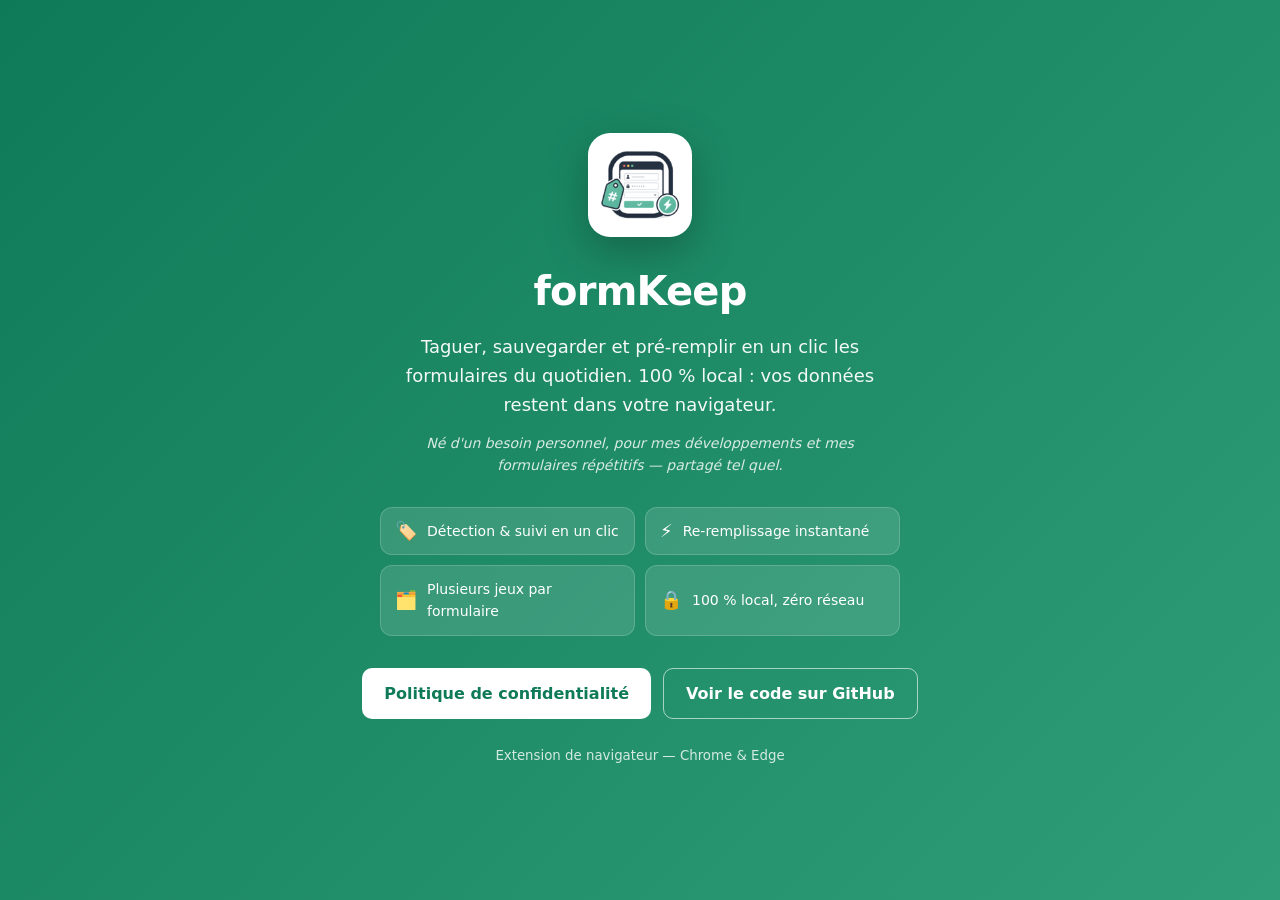
<file: docs/index.html>
<!DOCTYPE html>
<html lang="fr">
<head>
  <meta charset="UTF-8">
  <meta name="viewport" content="width=device-width, initial-scale=1">
  <title>formKeep</title>
  <style>
    * { box-sizing: border-box; }
    body {
      margin: 0; min-height: 100vh; display: flex; align-items: center; justify-content: center;
      padding: 48px 20px; font: 16px/1.6 system-ui, "Segoe UI", sans-serif; color: #fff;
      background: linear-gradient(135deg, #0f7a57, #2f9e78);
    }
    .wrap { max-width: 640px; width: 100%; text-align: center; display: flex; flex-direction: column; align-items: center; }

    .logo { background: #fff; border-radius: 22px; padding: 10px; box-shadow: 0 14px 40px rgba(10, 40, 25, .35); }
    .logo img { display: block; width: 84px; height: 84px; }

    h1 { font-size: 40px; font-weight: 800; letter-spacing: -.02em; margin: 22px 0 10px; }
    .lead { font-size: 18px; margin: 0; color: rgba(255, 255, 255, .95); max-width: 520px; }
    .note { font-size: 14px; font-style: italic; margin: 12px 0 0; color: rgba(255, 255, 255, .82); max-width: 480px; }

    .features {
      display: grid; grid-template-columns: 1fr 1fr; gap: 10px;
      margin: 30px 0 6px; width: 100%; max-width: 520px;
    }
    .feat {
      display: flex; align-items: center; gap: 10px; text-align: left;
      background: rgba(255, 255, 255, .12); border: 1px solid rgba(255, 255, 255, .18);
      border-radius: 12px; padding: 12px 14px; font-size: 14px; font-weight: 500;
    }
    .feat span { font-size: 18px; line-height: 1; }

    .actions { display: flex; flex-wrap: wrap; gap: 12px; justify-content: center; margin-top: 26px; }
    .btn {
      display: inline-flex; align-items: center; gap: 8px; padding: 12px 22px;
      border-radius: 10px; font-weight: 700; text-decoration: none; transition: transform .1s, opacity .1s;
    }
    .btn:hover { transform: translateY(-1px); }
    .btn.primary { background: #fff; color: #0f7a57; }
    .btn.ghost { border: 1.5px solid rgba(255, 255, 255, .6); color: #fff; }
    .btn.ghost:hover { border-color: #fff; }

    small { color: rgba(255, 255, 255, .8); margin-top: 26px; }

    @media (max-width: 480px) {
      .features { grid-template-columns: 1fr; }
      h1 { font-size: 34px; }
    }
  </style>
</head>
<body>
  <div class="wrap">
    <div class="logo"><img src="[data-uri]" alt="Logo formKeep"></div>

    <h1>formKeep</h1>
    <p class="lead">Taguer, sauvegarder et pré-remplir en un clic les formulaires du
       quotidien. 100 % local : vos données restent dans votre navigateur.</p>
    <p class="note">Né d'un besoin personnel, pour mes développements et mes formulaires
       répétitifs — partagé tel quel.</p>

    <div class="features">
      <div class="feat"><span>🏷️</span> Détection &amp; suivi en un clic</div>
      <div class="feat"><span>⚡</span> Re-remplissage instantané</div>
      <div class="feat"><span>🗂️</span> Plusieurs jeux par formulaire</div>
      <div class="feat"><span>🔒</span> 100 % local, zéro réseau</div>
    </div>

    <div class="actions">
      <a class="btn primary" href="privacy.html">Politique de confidentialité</a>
      <a class="btn ghost" href="https://github.com/juniorbrindou/formKeep">Voir le code sur GitHub</a>
    </div>

    <small>Extension de navigateur — Chrome &amp; Edge</small>
  </div>
</body>
</html>
</file>
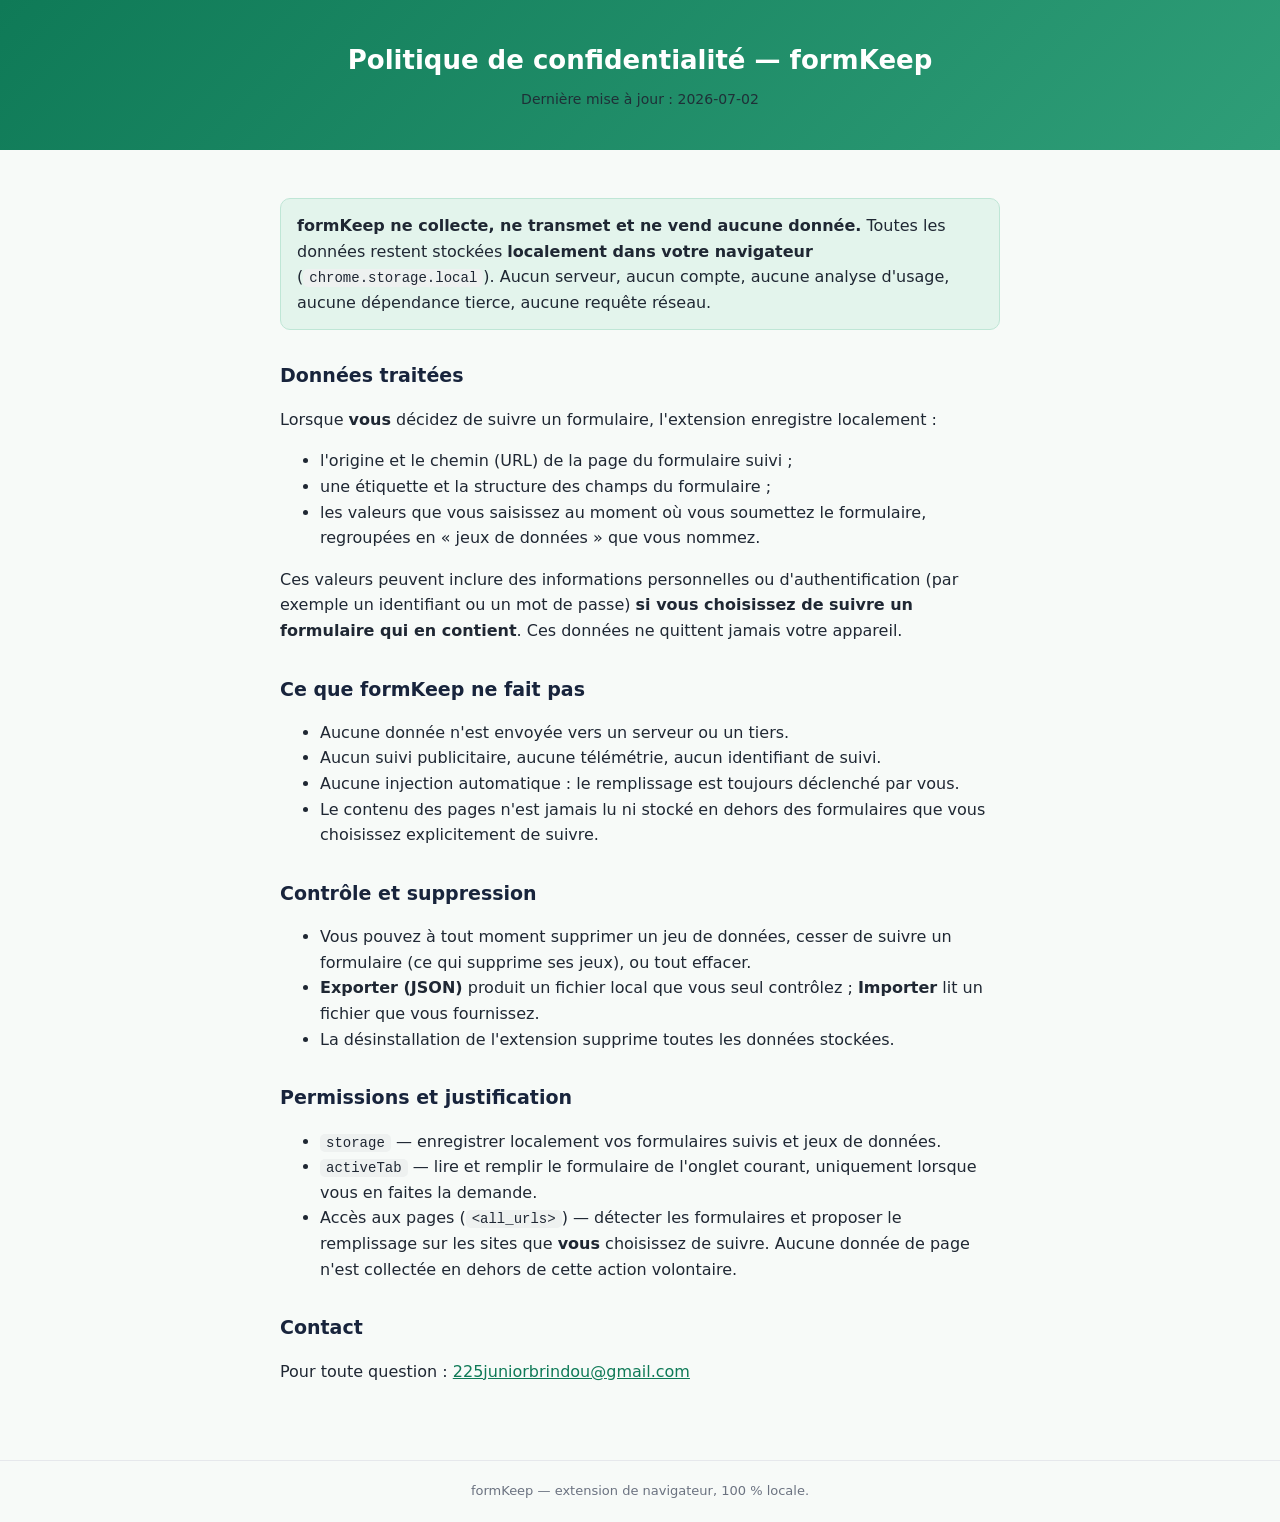
<file: docs/privacy.html>
<!DOCTYPE html>
<html lang="fr">
<head>
  <meta charset="UTF-8">
  <meta name="viewport" content="width=device-width, initial-scale=1">
  <title>Politique de confidentialité — formKeep</title>
  <style>
    :root { --brand:#0f7a57; --navy:#18243c; --text:#1f2733; --muted:#6b7280; --border:#e6e8ec; }
    * { box-sizing:border-box; }
    body { margin:0; font:16px/1.6 system-ui,"Segoe UI",sans-serif; color:var(--text); background:#f7faf8; }
    header { background:linear-gradient(135deg,#0f7a57,#2f9e78); color:#fff; padding:40px 20px; text-align:center; }
    header h1 { margin:0; font-size:26px; font-weight:800; }
    header p { margin:6px 0 0; opacity:.9; font-size:14px; }
    main { max-width:760px; margin:0 auto; padding:32px 20px 60px; }
    h2 { color:var(--navy); font-size:19px; margin:30px 0 8px; }
    p, li { color:var(--text); }
    a { color:var(--brand); }
    .lead { background:#e3f4ec; border:1px solid #bfe6d6; border-radius:10px; padding:14px 16px; }
    code { background:#eef1f0; padding:1px 6px; border-radius:5px; font-size:14px; }
    footer { text-align:center; color:var(--muted); font-size:13px; padding:20px; border-top:1px solid var(--border); }
  </style>
</head>
<body>
  <header>
    <h1>Politique de confidentialité — formKeep</h1>
    <p>Dernière mise à jour : 2026-07-02</p>
  </header>
  <main>
    <p class="lead"><strong>formKeep ne collecte, ne transmet et ne vend aucune donnée.</strong>
    Toutes les données restent stockées <strong>localement dans votre navigateur</strong>
    (<code>chrome.storage.local</code>). Aucun serveur, aucun compte, aucune analyse d'usage,
    aucune dépendance tierce, aucune requête réseau.</p>

    <h2>Données traitées</h2>
    <p>Lorsque <strong>vous</strong> décidez de suivre un formulaire, l'extension enregistre localement :</p>
    <ul>
      <li>l'origine et le chemin (URL) de la page du formulaire suivi ;</li>
      <li>une étiquette et la structure des champs du formulaire ;</li>
      <li>les valeurs que vous saisissez au moment où vous soumettez le formulaire,
          regroupées en « jeux de données » que vous nommez.</li>
    </ul>
    <p>Ces valeurs peuvent inclure des informations personnelles ou d'authentification
    (par exemple un identifiant ou un mot de passe) <strong>si vous choisissez de suivre un
    formulaire qui en contient</strong>. Ces données ne quittent jamais votre appareil.</p>

    <h2>Ce que formKeep ne fait pas</h2>
    <ul>
      <li>Aucune donnée n'est envoyée vers un serveur ou un tiers.</li>
      <li>Aucun suivi publicitaire, aucune télémétrie, aucun identifiant de suivi.</li>
      <li>Aucune injection automatique : le remplissage est toujours déclenché par vous.</li>
      <li>Le contenu des pages n'est jamais lu ni stocké en dehors des formulaires que vous
          choisissez explicitement de suivre.</li>
    </ul>

    <h2>Contrôle et suppression</h2>
    <ul>
      <li>Vous pouvez à tout moment supprimer un jeu de données, cesser de suivre un formulaire
          (ce qui supprime ses jeux), ou tout effacer.</li>
      <li><strong>Exporter (JSON)</strong> produit un fichier local que vous seul contrôlez ;
          <strong>Importer</strong> lit un fichier que vous fournissez.</li>
      <li>La désinstallation de l'extension supprime toutes les données stockées.</li>
    </ul>

    <h2>Permissions et justification</h2>
    <ul>
      <li><code>storage</code> — enregistrer localement vos formulaires suivis et jeux de données.</li>
      <li><code>activeTab</code> — lire et remplir le formulaire de l'onglet courant, uniquement
          lorsque vous en faites la demande.</li>
      <li>Accès aux pages (<code>&lt;all_urls&gt;</code>) — détecter les formulaires et proposer
          le remplissage sur les sites que <strong>vous</strong> choisissez de suivre. Aucune
          donnée de page n'est collectée en dehors de cette action volontaire.</li>
    </ul>

    <h2>Contact</h2>
    <p>Pour toute question : <a href="mailto:225juniorbrindou@gmail.com">225juniorbrindou@gmail.com</a></p>
  </main>
  <footer>formKeep — extension de navigateur, 100 % locale.</footer>
</body>
</html>
</file>
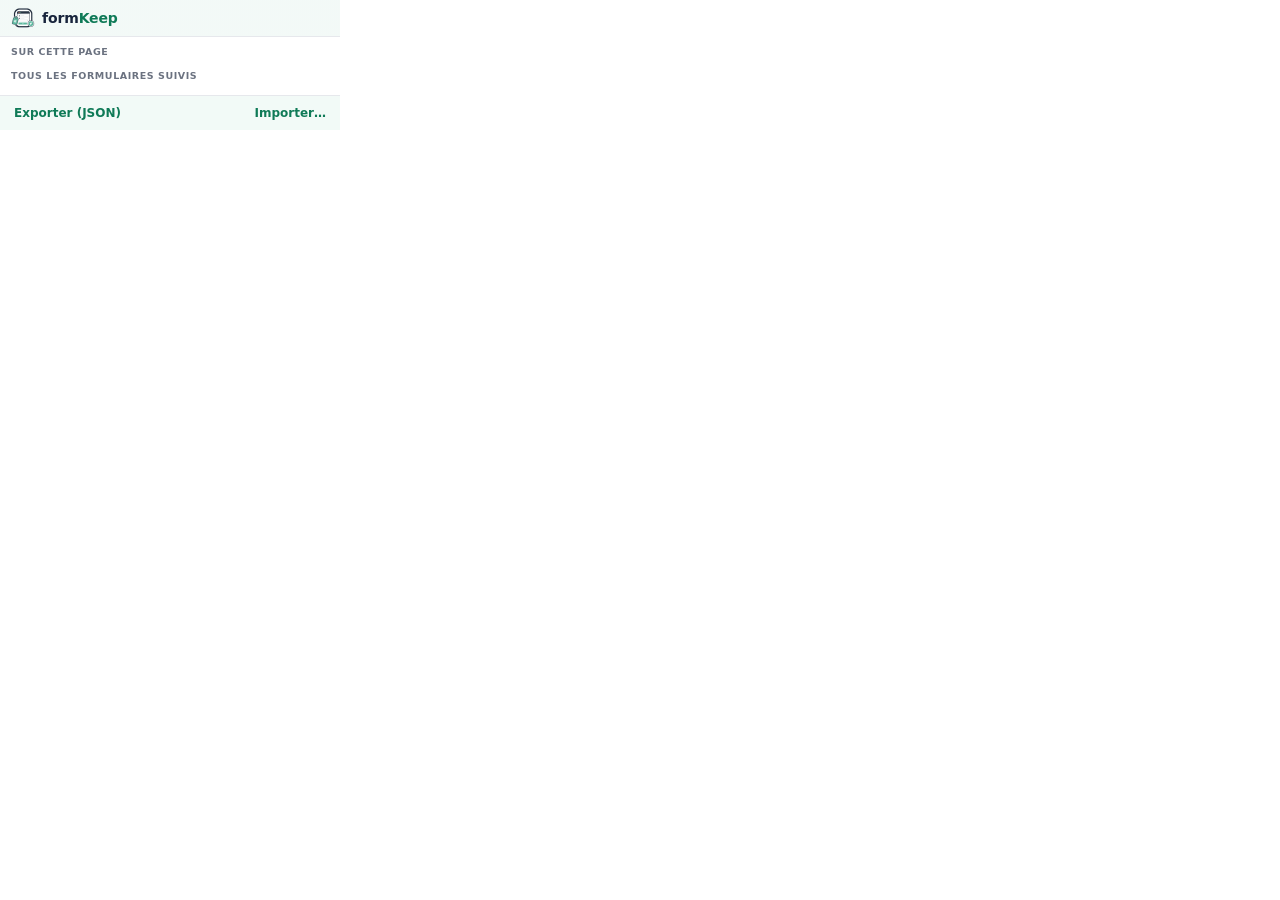
<file: extension/popup/popup.html>
<!DOCTYPE html>
<html lang="fr">
<head>
  <meta charset="UTF-8">
  <link rel="stylesheet" href="popup.css">
</head>
<body>
  <header>
    <img src="../icons/icon-48.png" alt="" width="24" height="24">
    <h1>form<span class="fk-accent">Keep</span></h1>
  </header>

  <main>
    <section>
      <h2>Sur cette page</h2>
      <div id="page-forms" class="list"></div>
    </section>

    <section>
      <h2>Tous les formulaires suivis</h2>
      <div id="all-forms" class="list"></div>
    </section>
  </main>

  <footer>
    <button id="export-btn" class="ghost">Exporter (JSON)</button>
    <button id="import-btn" class="ghost">Importer…</button>
    <input type="file" id="import-file" accept=".json,application/json" hidden>
  </footer>

  <div id="toast" hidden></div>
  <div id="dialog-root"></div>
  <div id="menu-root"></div>

  <script src="../shared/fingerprint.js"></script>
  <script src="../shared/storage.js"></script>
  <script src="popup.js"></script>
</body>
</html>
</file>
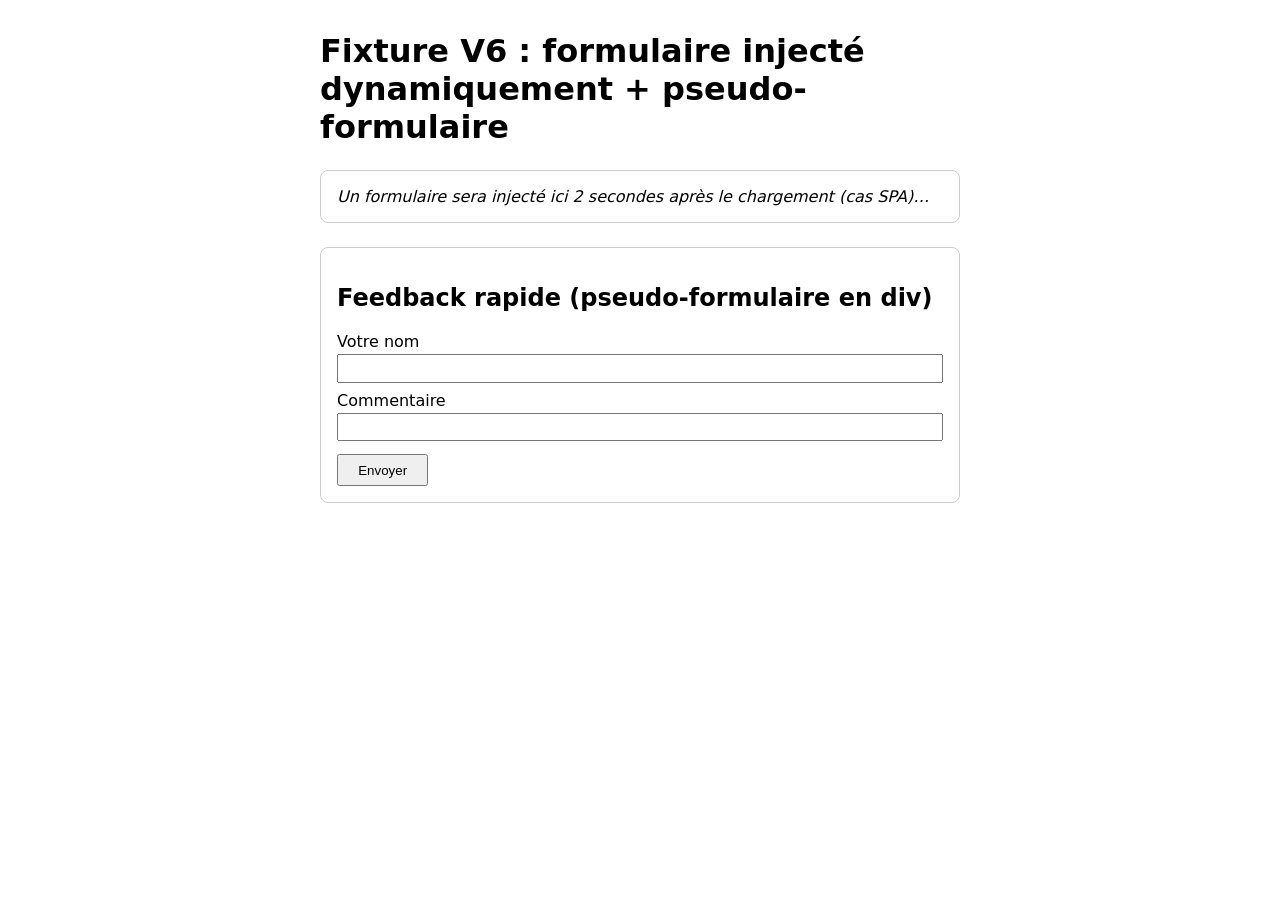
<file: tests/fixtures/dynamic-form.html>
<!DOCTYPE html>
<html lang="fr">
<head>
  <meta charset="UTF-8">
  <title>formKeep fixture — dynamic & pseudo forms</title>
  <style>
    body { font-family: system-ui, sans-serif; max-width: 640px; margin: 2rem auto; }
    .card { border: 1px solid #ccc; border-radius: 8px; padding: 1rem; margin-top: 1.5rem; }
    label { display: block; margin-top: .5rem; }
    input, select { display: block; margin-top: .2rem; padding: .3rem; width: 100%; box-sizing: border-box; }
    button { margin-top: .8rem; padding: .4rem 1.2rem; }
  </style>
</head>
<body>
  <h1>Fixture V6 : formulaire injecté dynamiquement + pseudo-formulaire</h1>

  <div id="late-slot" class="card">
    <em>Un formulaire sera injecté ici 2 secondes après le chargement (cas SPA)…</em>
  </div>

  <!-- Pseudo-formulaire : aucun <form>, juste des inputs + un bouton -->
  <div id="pseudo" class="card">
    <h2>Feedback rapide (pseudo-formulaire en div)</h2>
    <label>Votre nom <input type="text" name="fb_name"></label>
    <label>Commentaire <input type="text" name="fb_comment"></label>
    <button id="pseudo-submit" type="button">Envoyer</button>
  </div>

  <script>
    // Injection SPA-style après 2 s (Constitution V / US1 scénario 3)
    setTimeout(() => {
      const slot = document.getElementById("late-slot");
      slot.innerHTML = `
        <form name="feedback" action="#" method="get">
          <h2>Formulaire injecté (2 s après chargement)</h2>
          <label>Sujet <input type="text" name="subject"></label>
          <label>Note
            <select name="rating">
              <option value="1">1</option>
              <option value="3">3</option>
              <option value="5">5</option>
            </select>
          </label>
          <button type="submit">Envoyer la note</button>
        </form>`;
    }, 2000);

    document.getElementById("pseudo-submit").addEventListener("click", () => {
      const name = document.querySelector('input[name="fb_name"]').value;
      alert(`Pseudo-formulaire soumis (nom: ${name || "vide"})`);
    });
  </script>
</body>
</html>
</file>
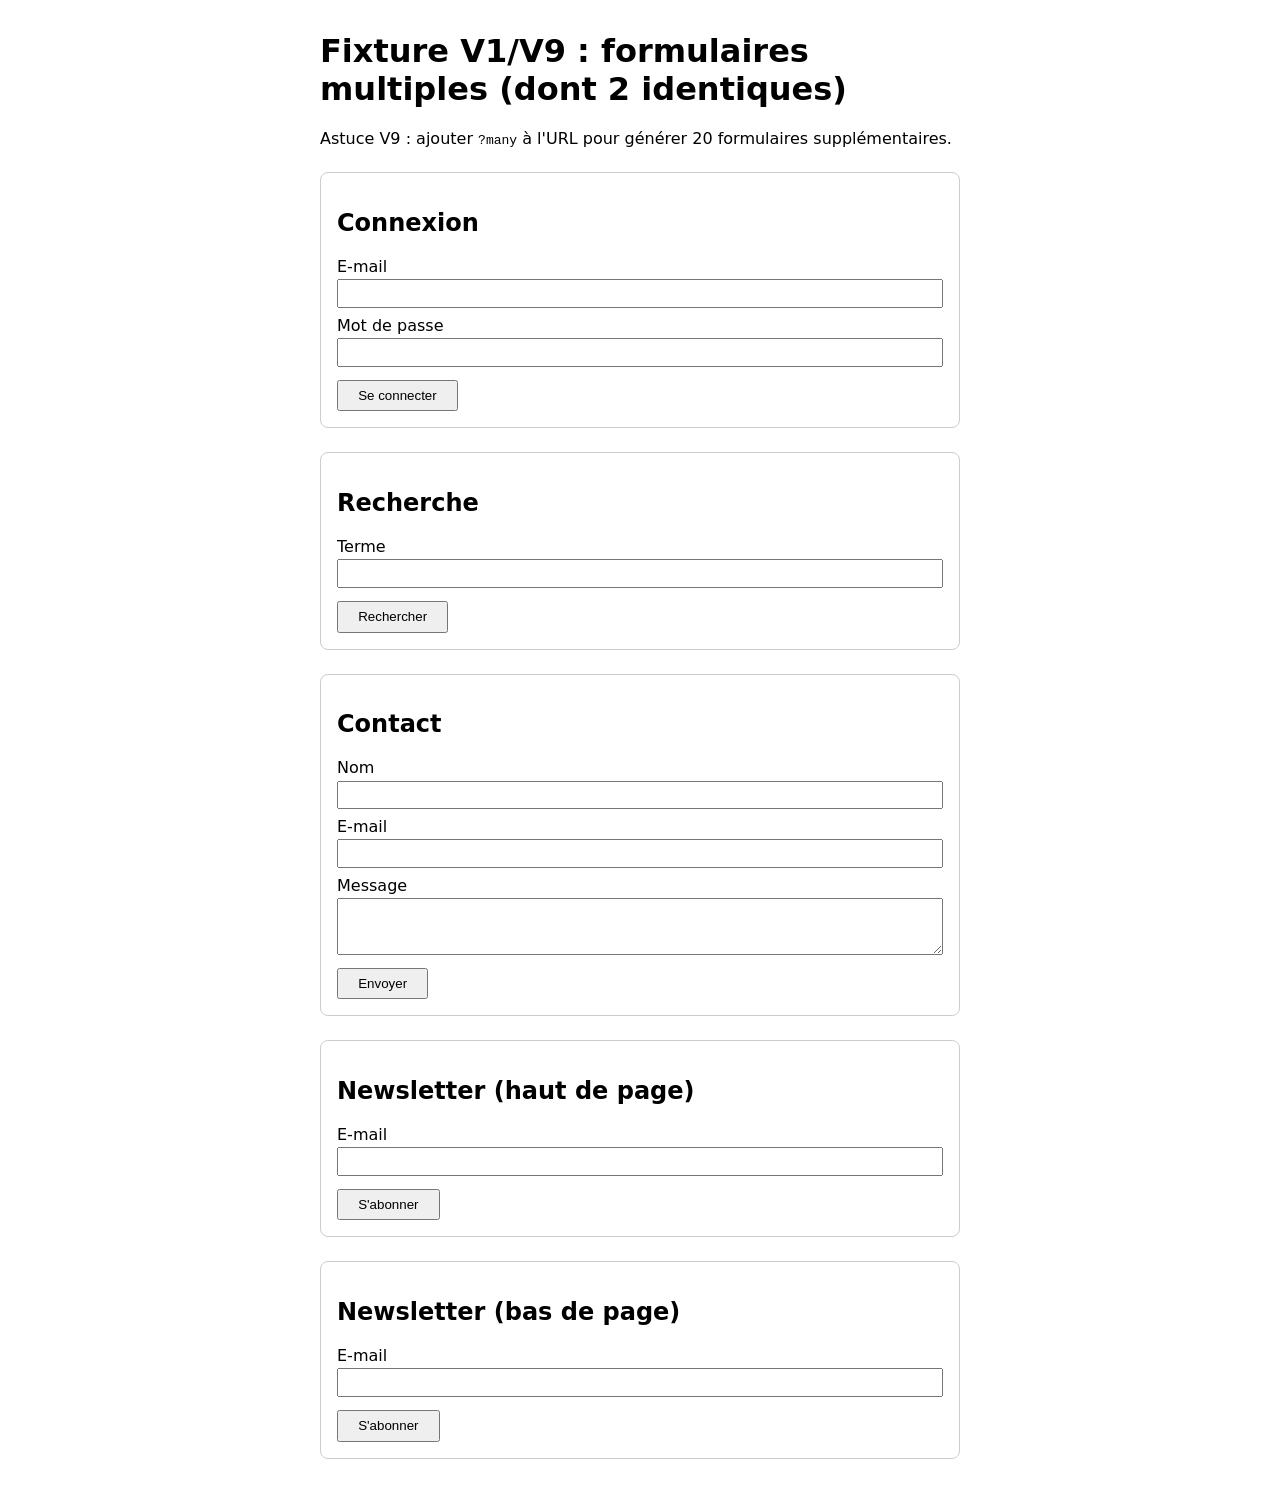
<file: tests/fixtures/multi-forms.html>
<!DOCTYPE html>
<html lang="fr">
<head>
  <meta charset="UTF-8">
  <title>formKeep fixture — multi forms</title>
  <style>
    body { font-family: system-ui, sans-serif; max-width: 640px; margin: 2rem auto; }
    form { border: 1px solid #ccc; border-radius: 8px; padding: 1rem; margin-top: 1.5rem; }
    label { display: block; margin-top: .5rem; }
    input, textarea { display: block; margin-top: .2rem; padding: .3rem; width: 100%; box-sizing: border-box; }
    button { margin-top: .8rem; padding: .4rem 1.2rem; }
  </style>
</head>
<body>
  <h1>Fixture V1/V9 : formulaires multiples (dont 2 identiques)</h1>
  <p>Astuce V9 : ajouter <code>?many</code> à l'URL pour générer 20 formulaires supplémentaires.</p>

  <form id="login" name="login" action="#" method="get">
    <h2>Connexion</h2>
    <label>E-mail <input type="email" name="email"></label>
    <label>Mot de passe <input type="password" name="password"></label>
    <button type="submit">Se connecter</button>
  </form>

  <form name="search" action="#" method="get">
    <h2>Recherche</h2>
    <label>Terme <input type="text" name="q"></label>
    <button type="submit">Rechercher</button>
  </form>

  <form name="contact" action="#" method="get">
    <h2>Contact</h2>
    <label>Nom <input type="text" name="name"></label>
    <label>E-mail <input type="email" name="email"></label>
    <label>Message <textarea name="message" rows="3"></textarea></label>
    <button type="submit">Envoyer</button>
  </form>

  <!-- Deux formulaires strictement identiques : cas « occurrence index » -->
  <form action="#" method="get">
    <h2>Newsletter (haut de page)</h2>
    <label>E-mail <input type="email" name="newsletter_email"></label>
    <button type="submit">S'abonner</button>
  </form>

  <form action="#" method="get">
    <h2>Newsletter (bas de page)</h2>
    <label>E-mail <input type="email" name="newsletter_email"></label>
    <button type="submit">S'abonner</button>
  </form>

  <script>
    // V9 : ?many → 20 formulaires supplémentaires pour le test de performance
    if (location.search.includes("many")) {
      for (let i = 1; i <= 20; i++) {
        const f = document.createElement("form");
        f.setAttribute("action", "#");
        f.setAttribute("method", "get");
        f.innerHTML = `
          <h2>Formulaire généré ${i}</h2>
          <label>Champ A <input type="text" name="gen_a_${i}"></label>
          <label>Champ B <input type="text" name="gen_b_${i}"></label>
          <button type="submit">OK</button>`;
        document.body.appendChild(f);
      }
    }
  </script>
</body>
</html>
</file>
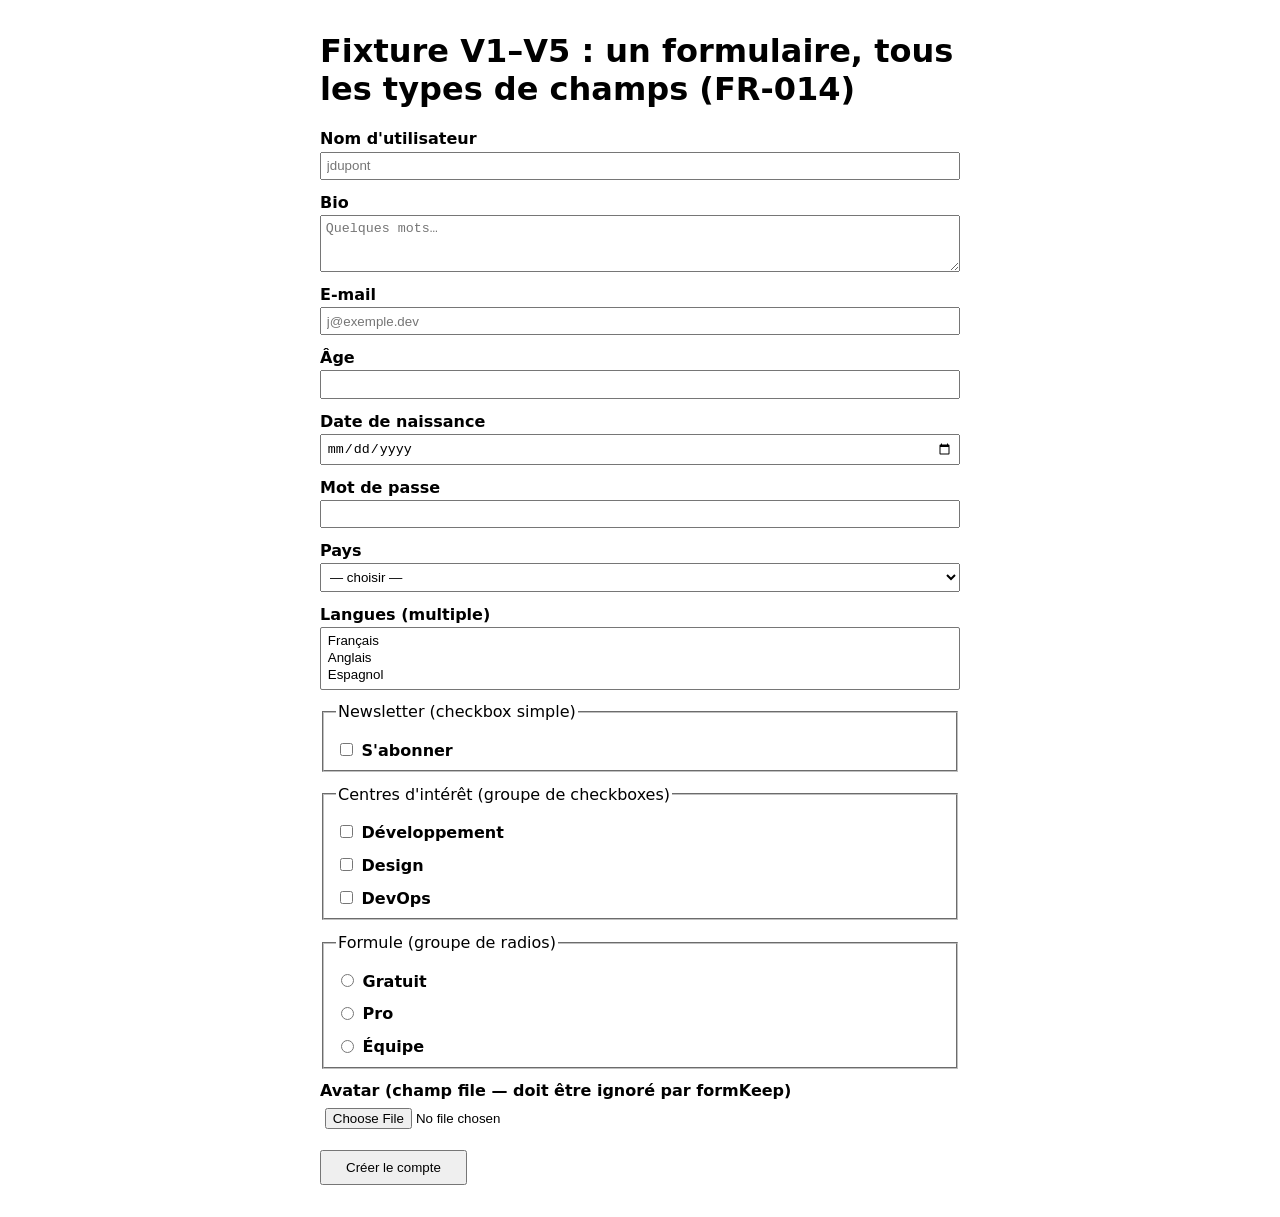
<file: tests/fixtures/simple-form.html>
<!DOCTYPE html>
<html lang="fr">
<head>
  <meta charset="UTF-8">
  <title>formKeep fixture — simple form</title>
  <style>
    body { font-family: system-ui, sans-serif; max-width: 640px; margin: 2rem auto; }
    label { display: block; margin-top: .8rem; font-weight: 600; }
    fieldset { margin-top: .8rem; }
    input, select, textarea { display: block; margin-top: .2rem; padding: .3rem; width: 100%; box-sizing: border-box; }
    input[type="checkbox"], input[type="radio"] { display: inline-block; width: auto; }
    button { margin-top: 1rem; padding: .5rem 1.5rem; }
  </style>
</head>
<body>
  <h1>Fixture V1–V5 : un formulaire, tous les types de champs (FR-014)</h1>

  <form id="signup" name="signup" action="#" method="get">
    <label>Nom d'utilisateur
      <input type="text" name="username" placeholder="jdupont">
    </label>

    <label>Bio
      <textarea name="bio" rows="3" placeholder="Quelques mots…"></textarea>
    </label>

    <label>E-mail
      <input type="email" name="email" placeholder="j@exemple.dev">
    </label>

    <label>Âge
      <input type="number" name="age" min="0" max="120">
    </label>

    <label>Date de naissance
      <input type="date" name="birthdate">
    </label>

    <label>Mot de passe
      <input type="password" name="password">
    </label>

    <input type="hidden" name="csrf_token" value="fixture-token-123">

    <label>Pays
      <select name="country">
        <option value="">— choisir —</option>
        <option value="ci">Côte d'Ivoire</option>
        <option value="fr">France</option>
        <option value="ca">Canada</option>
      </select>
    </label>

    <label>Langues (multiple)
      <select name="languages" multiple size="3">
        <option value="fr">Français</option>
        <option value="en">Anglais</option>
        <option value="es">Espagnol</option>
      </select>
    </label>

    <fieldset>
      <legend>Newsletter (checkbox simple)</legend>
      <label><input type="checkbox" name="newsletter" value="yes"> S'abonner</label>
    </fieldset>

    <fieldset>
      <legend>Centres d'intérêt (groupe de checkboxes)</legend>
      <label><input type="checkbox" name="interests" value="dev"> Développement</label>
      <label><input type="checkbox" name="interests" value="design"> Design</label>
      <label><input type="checkbox" name="interests" value="devops"> DevOps</label>
    </fieldset>

    <fieldset>
      <legend>Formule (groupe de radios)</legend>
      <label><input type="radio" name="plan" value="free"> Gratuit</label>
      <label><input type="radio" name="plan" value="pro"> Pro</label>
      <label><input type="radio" name="plan" value="team"> Équipe</label>
    </fieldset>

    <label>Avatar (champ file — doit être ignoré par formKeep)
      <input type="file" name="avatar">
    </label>

    <button type="submit">Créer le compte</button>
  </form>
</body>
</html>
</file>
<file: extension/popup/popup.css>
/* formKeep — popup (T011/T027). Léger, sans framework ni police externe.
   Palette dérivée du logo : vert émeraude (tag/éclair) + navy (cadre). */
:root {
  --brand: #0f7a57;        /* vert primaire (boutons, liens) */
  --brand-hover: #0b6547;
  --brand-light: #2f9e78;  /* vert clair décoratif / bordure active */
  --brand-soft: #e3f4ec;   /* fond badge, ligne active */
  --brand-softer: #f2faf7;
  --navy: #18243c;         /* cadre du logo : titres, en-tête */
  --text: #1f2733;
  --muted: #6b7280;
  --border: #e6e8ec;
  --bg: #ffffff;
  --surface: #ffffff;
  --danger: #dc2626;
  --danger-soft: #fdecec;
}

* { box-sizing: border-box; }

body {
  width: 340px;
  max-height: 520px;
  margin: 0;
  display: flex;
  flex-direction: column;
  font: 12px/1.35 system-ui, "Segoe UI", sans-serif;
  color: var(--text);
  background: var(--bg);
}

/* ---------- En-tête ---------- */
header {
  display: flex;
  align-items: center;
  gap: 7px;
  padding: 6px 11px;
  border-bottom: 1px solid var(--border);
  background: linear-gradient(0deg, rgba(47, 158, 120, .06), rgba(47, 158, 120, .06));
}

header img { display: block; border-radius: 5px; }

header h1 {
  margin: 0;
  font-size: 14px;
  font-weight: 700;
  letter-spacing: -.01em;
  color: var(--navy);
}

header h1 .fk-accent { color: var(--brand); }

/* ---------- Corps ---------- */
main { overflow-y: auto; padding: 2px 11px 8px; flex: 1; }

h2 {
  font-size: 9.5px;
  text-transform: uppercase;
  letter-spacing: .06em;
  font-weight: 700;
  color: var(--muted);
  margin: 7px 0 4px;
}

.muted {
  color: var(--muted);
  font-style: italic;
  margin: 3px 0;
  padding: 7px 9px;
  background: var(--brand-softer);
  border: 1px dashed var(--border);
  border-radius: 7px;
  text-align: center;
}

.list { display: flex; flex-direction: column; gap: 6px; }

/* ---------- Cartes ---------- */
.card {
  border: 1px solid var(--border);
  padding: 7px 9px;
  background: var(--surface);
}

.card.tracked {
  border-left: 3px solid var(--brand-light);
  border-right: 3px solid var(--brand-light);
}

.card .title-row {
  display: flex;
  align-items: center;
  gap: 6px;
  flex-wrap: wrap;
}

.card .title-row strong {
  flex: 1;
  min-width: 0;
  font-size: 12.5px;
  color: var(--navy);
  overflow: hidden;
  text-overflow: ellipsis;
  white-space: nowrap;
}

.badge {
  background: var(--brand-soft);
  color: var(--brand);
  border-radius: 20px;
  padding: 1px 7px;
  font-size: 9.5px;
  font-weight: 700;
  text-transform: uppercase;
  letter-spacing: .03em;
}

.count {
  color: var(--muted);
  font-size: 10px;
  font-weight: 600;
  white-space: nowrap;
}

.meta {
  color: var(--muted);
  font-size: 10px;
  margin-top: 2px;
  overflow: hidden;
  text-overflow: ellipsis;
  white-space: nowrap;
}

.actions {
  display: flex;
  gap: 4px;
  flex-wrap: wrap;
  margin-top: 6px;
  align-items: center;
}

/* ---------- Boutons ---------- */
button {
  font: inherit;
  font-weight: 500;
  border: 1px solid var(--border);
  background: #fff;
  color: var(--text);
  border-radius: 6px;
  padding: 3px 8px;
  cursor: pointer;
  transition: background .12s, border-color .12s, color .12s;
}

button:hover { background: #f7f8f9; border-color: #d3d7dd; }

button.primary {
  background: var(--brand);
  border-color: var(--brand);
  color: #fff;
  font-weight: 600;
}

button.primary:hover { background: var(--brand-hover); border-color: var(--brand-hover); color: #fff; }

button.danger { color: var(--danger); }
button.danger:hover { background: var(--danger-soft); border-color: #f3b6b6; color: var(--danger); }

button.primary.danger { background: var(--danger); border-color: var(--danger); color: #fff; }
button.primary.danger:hover { background: #b91c1c; border-color: #b91c1c; color: #fff; }

button.ghost { border: none; background: none; color: var(--brand); font-weight: 600; padding: 3px 3px; }
button.ghost:hover { background: none; color: var(--brand-hover); text-decoration: underline; }

button.small { padding: 2px 6px; font-size: 11px; }

select {
  font: inherit;
  border: 1px solid var(--border);
  border-radius: 6px;
  padding: 2px 5px;
  max-width: 130px;
  color: var(--text);
  background: #fff;
}

/* ---------- Bouton « ⋯ » + menu de débordement ---------- */
.icon-btn {
  border: 1px solid transparent;
  background: none;
  color: var(--muted);
  border-radius: 5px;
  padding: 0 5px;
  font-size: 15px;
  line-height: 1.4;
  font-weight: 700;
  cursor: pointer;
}

.icon-btn:hover { background: #eef0f2; border-color: transparent; color: var(--text); }

.menu {
  position: fixed;
  z-index: 40;
  min-width: 132px;
  background: #fff;
  border: 1px solid var(--border);
  border-radius: 8px;
  box-shadow: 0 8px 24px rgba(24, 36, 60, .18);
  padding: 4px;
  display: flex;
  flex-direction: column;
  gap: 1px;
}

.menu-item {
  border: none;
  background: none;
  text-align: left;
  padding: 6px 9px;
  border-radius: 5px;
  font-size: 12px;
  color: var(--text);
  cursor: pointer;
  white-space: nowrap;
}

.menu-item:hover { background: var(--brand-softer); border-color: transparent; }
.menu-item.danger { color: var(--danger); }
.menu-item.danger:hover { background: var(--danger-soft); }

/* ---------- Panneau jeux de données (repliable) ---------- */
.panel {
  margin-top: 6px;
  border-top: 1px solid var(--border);
  padding-top: 6px;
}

details.panel > summary.panel-summary {
  list-style: none;
  cursor: pointer;
  display: flex;
  align-items: center;
  gap: 6px;
  padding: 1px 0;
  font-size: 11px;
  font-weight: 600;
  color: var(--muted);
  -webkit-user-select: none;
  user-select: none;
}

details.panel > summary.panel-summary::-webkit-details-marker { display: none; }

details.panel > summary.panel-summary::before {
  content: "›";
  font-size: 14px;
  line-height: 1;
  color: var(--muted);
  transition: transform .12s;
}

details.panel[open] > summary.panel-summary::before { transform: rotate(90deg); }

.panel-active {
  flex: 1;
  min-width: 0;
  color: var(--navy);
  overflow: hidden;
  text-overflow: ellipsis;
  white-space: nowrap;
}

.panel-body {
  display: flex;
  flex-direction: column;
  gap: 3px;
  margin-top: 5px;
}

.ds-row {
  display: grid;
  grid-template-columns: auto 1fr;
  gap: 6px;
  align-items: center;
  padding: 3px 6px;
  border: 1px solid transparent;
  border-radius: 6px;
  background: #fbfcfc;
}

.ds-row.active {
  background: var(--brand-soft);
  border-color: #bfe6d6;
}

.ds-row > input[type="radio"] {
  margin: 0;
  accent-color: var(--brand);
  cursor: pointer;
}

.ds-head {
  display: flex;
  align-items: center;
  gap: 7px;
  min-width: 0;
}

.ds-name {
  flex: 1;
  min-width: 0;
  font-weight: 600;
  color: var(--navy);
  overflow: hidden;
  text-overflow: ellipsis;
  white-space: nowrap;
}

.ds-date { color: var(--muted); font-size: 10px; white-space: nowrap; }

/* ---------- Pied de page ---------- */
footer {
  display: flex;
  justify-content: space-between;
  padding: 6px 11px;
  border-top: 1px solid var(--border);
  background: var(--brand-softer);
}

/* ---------- Toast ---------- */
#toast {
  position: fixed;
  bottom: 44px;
  left: 50%;
  transform: translateX(-50%);
  background: var(--navy);
  color: #fff;
  border-radius: 7px;
  padding: 6px 13px;
  font-size: 11.5px;
  font-weight: 500;
  z-index: 30;
  max-width: 90%;
  box-shadow: 0 6px 18px rgba(24, 36, 60, .28);
}

/* ---------- Dialogues ---------- */
.overlay {
  position: fixed;
  inset: 0;
  background: rgba(15, 18, 25, .5);
  display: flex;
  align-items: center;
  justify-content: center;
  z-index: 20;
}

.dialog {
  background: #fff;
  border-radius: 11px;
  padding: 13px;
  width: 312px;
  max-height: 470px;
  overflow-y: auto;
  box-shadow: 0 14px 40px rgba(24, 36, 60, .3);
}

.dialog h3 { margin: 0 0 9px; font-size: 13.5px; color: var(--navy); }

.dialog .field-row { margin-bottom: 7px; }

.dialog .field-row label {
  display: block;
  font-weight: 600;
  font-size: 11.5px;
  margin-bottom: 2px;
  color: var(--text);
  overflow-wrap: anywhere;
}

.dialog input[type="text"] {
  width: 100%;
  font: inherit;
  border: 1px solid var(--border);
  border-radius: 6px;
  padding: 4px 7px;
}

.dialog input[type="text"]:focus {
  outline: none;
  border-color: var(--brand-light);
  box-shadow: 0 0 0 3px var(--brand-soft);
}

.dialog .hint { color: var(--muted); font-size: 10.5px; margin-top: 2px; }

.dialog .dialog-actions {
  display: flex;
  justify-content: flex-end;
  gap: 7px;
  margin-top: 11px;
}
</file>
